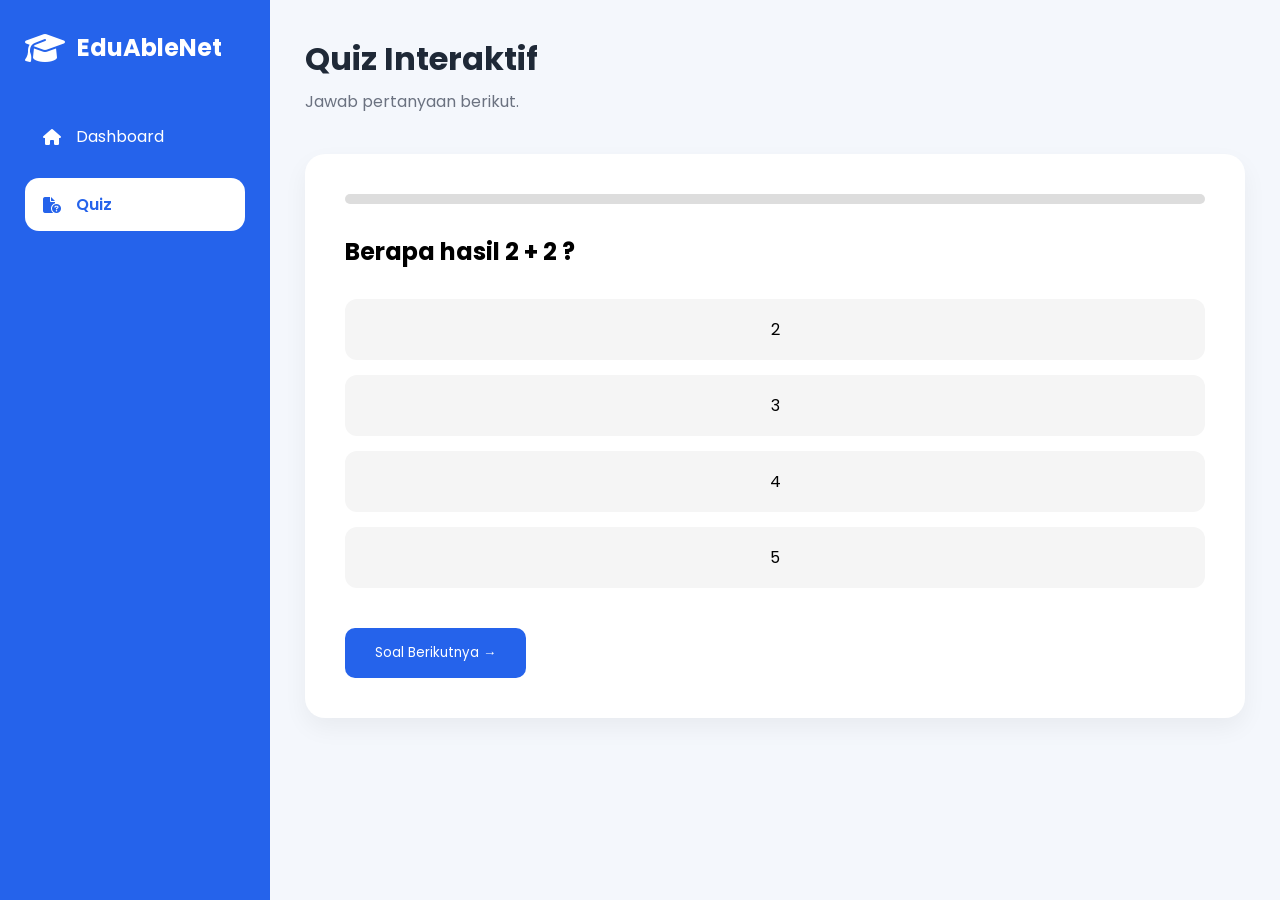
<file: guru/quiz.html>
<!DOCTYPE html>
<html lang="id">

<head>

    <meta charset="UTF-8">
    <meta name="viewport" content="width=device-width, initial-scale=1.0">

    <title>Quiz | EduAbleNet</title>

    <link rel="stylesheet" href="../assets/css/dashboard.css">
    <link rel="stylesheet" href="../assets/css/quiz.css">

    <link href="https://fonts.googleapis.com/css2?family=Poppins:wght@300;400;500;600;700&display=swap"
        rel="stylesheet">

    <link rel="stylesheet" href="https://cdnjs.cloudflare.com/ajax/libs/font-awesome/6.6.0/css/all.min.css">

</head>

<body>

    <aside class="sidebar">

        <div class="logo">

            <i class="fa-solid fa-graduation-cap"></i>

            <h2>EduAbleNet</h2>

        </div>

        <ul>

            <li><a href="dashboard.html"><i class="fa-solid fa-house"></i> Dashboard</a></li>

            <li class="active"><a href="#"><i class="fa-solid fa-file-circle-question"></i> Quiz</a></li>

        </ul>

    </aside>

    <main class="content">

        <div class="topbar">

            <div>

                <h1>Quiz Interaktif</h1>

                <p>Jawab pertanyaan berikut.</p>

            </div>

        </div>

        <div class="quiz-card">

            <div class="progress">

                <div id="progressBar"></div>

            </div>

            <h2 id="question">

                Loading...

            </h2>

            <div id="answers">

            </div>

            <button id="nextBtn">

                Soal Berikutnya →

            </button>

        </div>

        <div class="result" id="result">

            <h2>

                🎉 Selamat

            </h2>

            <h1 id="score">

                0

            </h1>

            <p>

                Jawaban Benar

            </p>

            <button onclick="location.reload()">

                Ulangi Quiz

            </button>

        </div>

    </main>

    <script src="../assets/js/quiz.js"></script>

</body>

</html>
</file>
<file: assets/css/dashboard.css>
/* ======================================
   EDUABLENET DASHBOARD
====================================== */

*{
    margin:0;
    padding:0;
    box-sizing:border-box;
    font-family:'Poppins',sans-serif;
}

body{
    background:#f4f7fc;
    display:flex;
}

/* ==========================
SIDEBAR
========================== */

.sidebar{
    width:270px;
    height:100vh;
    background:#2563eb;
    position:fixed;
    left:0;
    top:0;
    color:white;
    padding:30px 25px;
    overflow:auto;
}

.logo{
    display:flex;
    align-items:center;
    gap:12px;
    margin-bottom:45px;
}

.logo i{
    font-size:32px;
}

.logo h2{
    font-size:24px;
}

.sidebar ul{
    list-style:none;
}

.sidebar li{
    margin-bottom:15px;
}

.sidebar a{
    text-decoration:none;
    color:white;
    display:flex;
    align-items:center;
    gap:15px;
    padding:14px 18px;
    border-radius:14px;
    transition:.3s;
}

.sidebar a:hover{
    background:rgba(255,255,255,.15);
}

.sidebar .active a{
    background:white;
    color:#2563eb;
    font-weight:600;
}

/* ==========================
CONTENT
========================== */

.content{
    margin-left:270px;
    width:calc(100% - 270px);
    padding:35px;
}

/* ==========================
TOPBAR
========================== */

.topbar{
    display:flex;
    justify-content:space-between;
    align-items:center;
    margin-bottom:40px;
}

.topbar h1{
    font-size:32px;
    color:#1f2937;
}

.topbar p{
    color:#6b7280;
    margin-top:6px;
}

.profile{
    display:flex;
    align-items:center;
    gap:15px;
    background:white;
    padding:12px 20px;
    border-radius:18px;
    box-shadow:0 10px 25px rgba(0,0,0,.06);
}

.profile img{
    width:55px;
    height:55px;
    border-radius:50%;
    object-fit:cover;
}

.profile h4{
    color:#1f2937;
}

.profile span{
    color:#6b7280;
    font-size:14px;
}

/* ==========================
STAT CARD
========================== */

.cards{
    display:grid;
    grid-template-columns:repeat(4,1fr);
    gap:25px;
    margin-bottom:45px;
}

.card{
    background:white;
    border-radius:22px;
    padding:30px;
    box-shadow:0 12px 25px rgba(0,0,0,.05);
    transition:.3s;
}

.card:hover{
    transform:translateY(-8px);
}

.card i{
    font-size:42px;
    color:#2563eb;
    margin-bottom:20px;
}

.card h2{
    font-size:36px;
    color:#111827;
}

.card p{
    margin-top:8px;
    color:#6b7280;
}

/* ==========================
QUICK MENU
========================== */

.quick{
    margin-bottom:45px;
}

.quick h2{
    margin-bottom:25px;
    color:#1f2937;
}

.quick-grid{
    display:grid;
    grid-template-columns:repeat(6,1fr);
    gap:20px;
}

.quick-grid a{
    background:white;
    border-radius:20px;
    text-decoration:none;
    color:#374151;
    display:flex;
    flex-direction:column;
    justify-content:center;
    align-items:center;
    padding:30px;
    box-shadow:0 10px 25px rgba(0,0,0,.05);
    transition:.3s;
}

.quick-grid a:hover{
    transform:translateY(-8px);
    background:#2563eb;
    color:white;
}

.quick-grid i{
    font-size:34px;
    margin-bottom:15px;
}

/* ==========================
MATERI
========================== */

.title{
    display:flex;
    justify-content:space-between;
    align-items:center;
    margin-bottom:25px;
}

.title h2{
    color:#1f2937;
}

.title a{
    color:#2563eb;
    text-decoration:none;
}

.materi-grid{
    display:grid;
    grid-template-columns:repeat(3,1fr);
    gap:25px;
}

.materi-card{
    background:white;
    border-radius:22px;
    overflow:hidden;
    box-shadow:0 12px 25px rgba(0,0,0,.05);
    transition:.3s;
}

.materi-card:hover{
    transform:translateY(-8px);
}

.materi-card img{
    width:100%;
    height:220px;
    object-fit:cover;
}

.materi-card h3{
    padding:20px 20px 10px;
    color:#111827;
}

.materi-card p{
    padding:0 20px;
    color:#6b7280;
    line-height:1.7;
}

.materi-card button{
    margin:20px;
    width:calc(100% - 40px);
    border:none;
    background:#2563eb;
    color:white;
    padding:14px;
    border-radius:12px;
    cursor:pointer;
    transition:.3s;
}

.materi-card button:hover{
    background:#1d4ed8;
}

/* ==========================
RESPONSIVE
========================== */

@media(max-width:1200px){

.cards{
grid-template-columns:repeat(2,1fr);
}

.quick-grid{
grid-template-columns:repeat(3,1fr);
}

.materi-grid{
grid-template-columns:repeat(2,1fr);
}

}

@media(max-width:900px){

.sidebar{
left:-270px;
}

.content{
margin-left:0;
width:100%;
}

.topbar{
flex-direction:column;
align-items:flex-start;
gap:20px;
}

.cards{
grid-template-columns:1fr;
}

.quick-grid{
grid-template-columns:repeat(2,1fr);
}

.materi-grid{
grid-template-columns:1fr;
}

}

@media(max-width:600px){

.quick-grid{
grid-template-columns:1fr;
}

.profile{
width:100%;
justify-content:center;
}

.topbar h1{
font-size:26px;
}

}
</file>
<file: assets/css/quiz.css>
.quiz-card{

background:white;

padding:40px;

border-radius:20px;

box-shadow:0 10px 25px rgba(0,0,0,.05);

}

.progress{

height:10px;

background:#ddd;

border-radius:20px;

margin-bottom:30px;

}

#progressBar{

height:10px;

width:0;

background:#2563EB;

border-radius:20px;

transition:.3s;

}

#question{

margin-bottom:30px;

}

.answer{

display:block;

width:100%;

padding:18px;

margin-bottom:15px;

border:none;

border-radius:12px;

background:#f5f5f5;

cursor:pointer;

font-size:16px;

transition:.3s;

}

.answer:hover{

background:#2563EB;

color:white;

}

#nextBtn{

margin-top:25px;

padding:15px 30px;

border:none;

background:#2563EB;

color:white;

border-radius:10px;

cursor:pointer;

}

.result{

display:none;

text-align:center;

padding:60px;

background:white;

border-radius:20px;

box-shadow:0 10px 25px rgba(0,0,0,.05);

}

.result h1{

font-size:70px;

color:#2563EB;

}

.result button{

margin-top:20px;

padding:15px 35px;

border:none;

background:#2563EB;

color:white;

border-radius:10px;

cursor:pointer;

}
</file>
